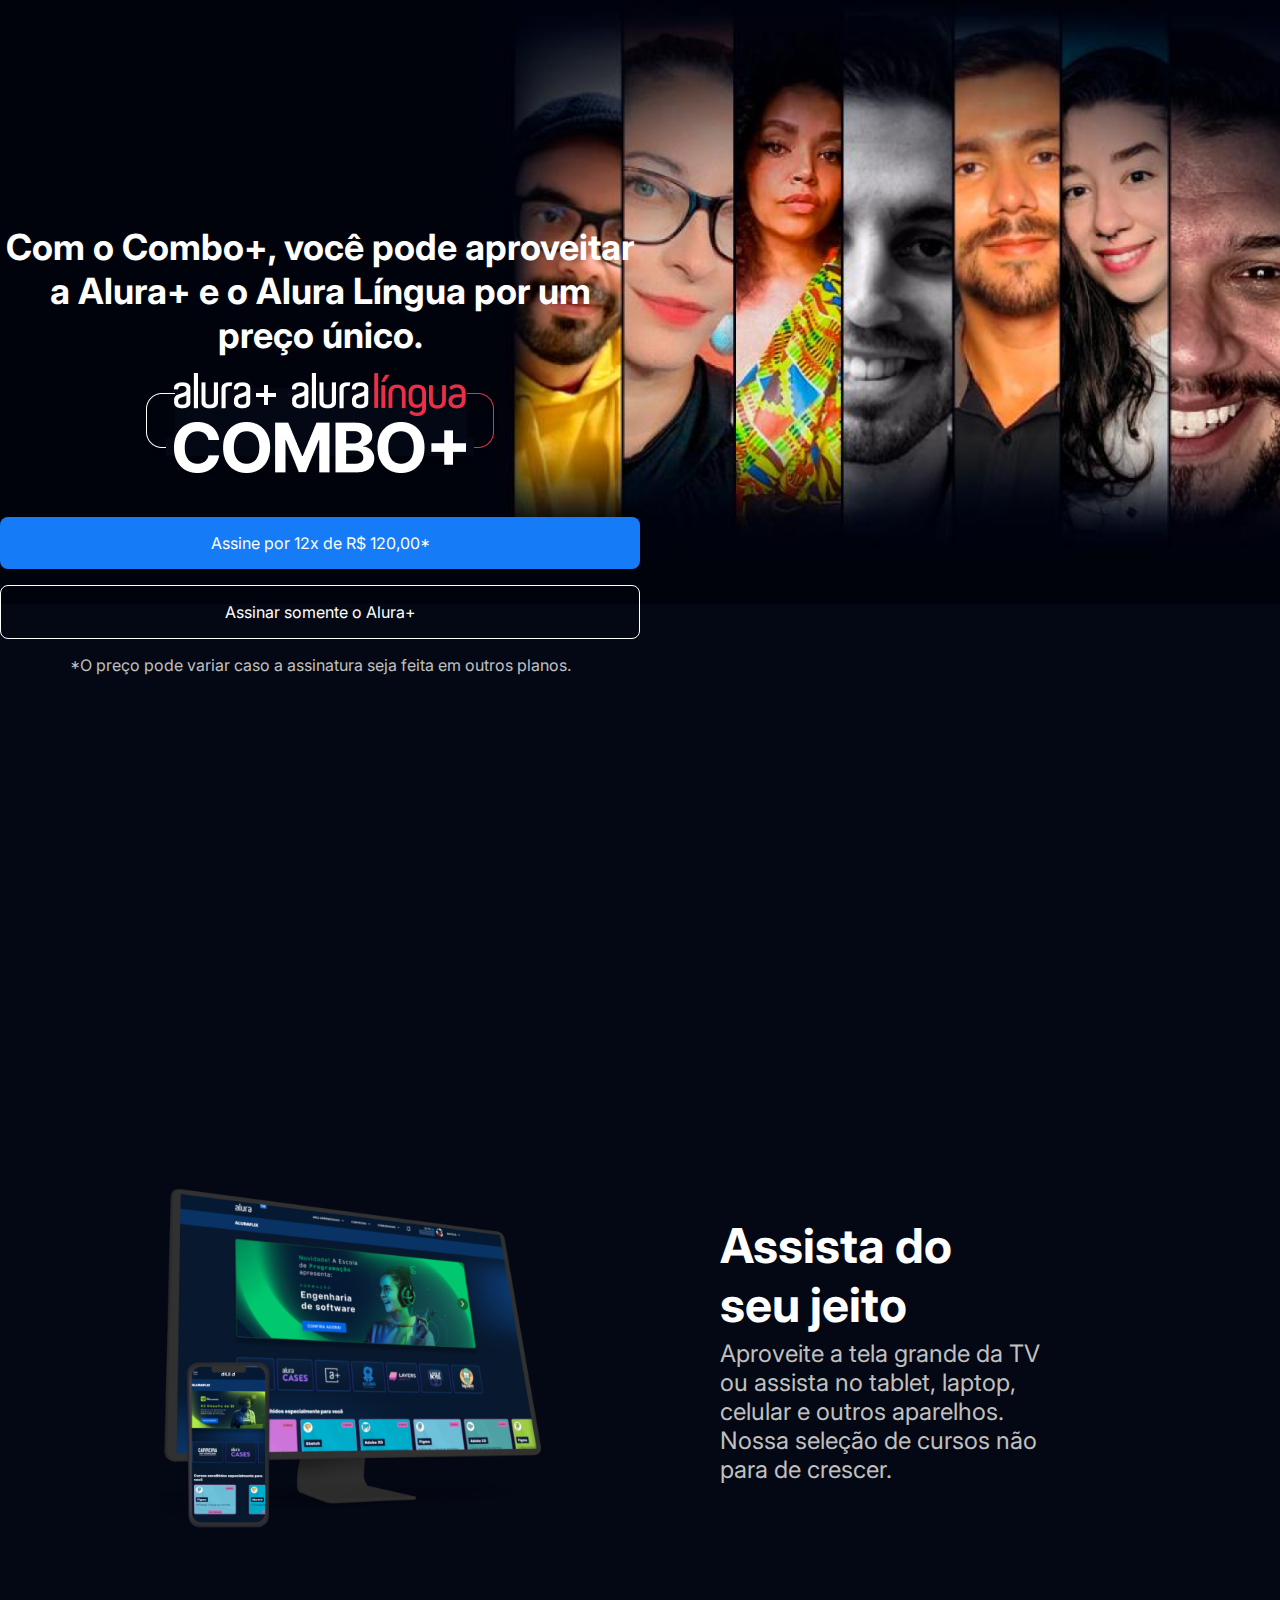
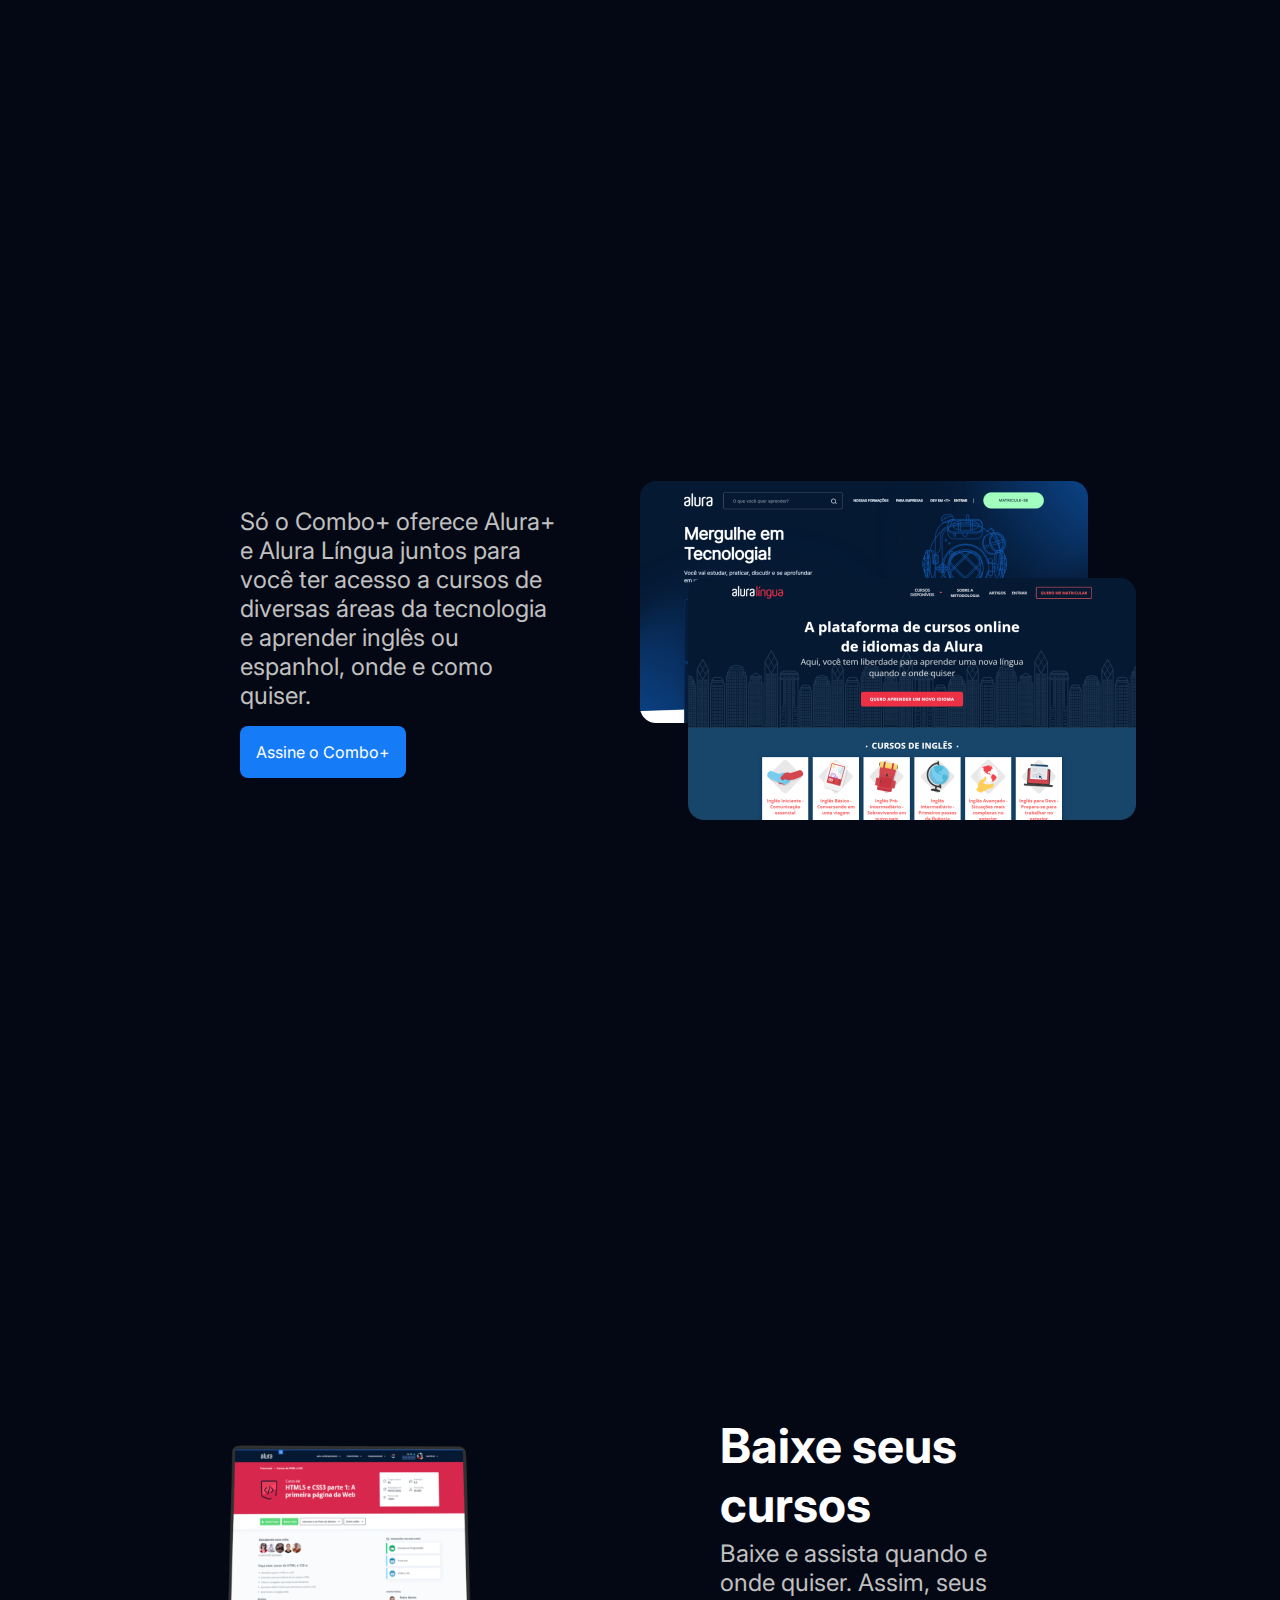
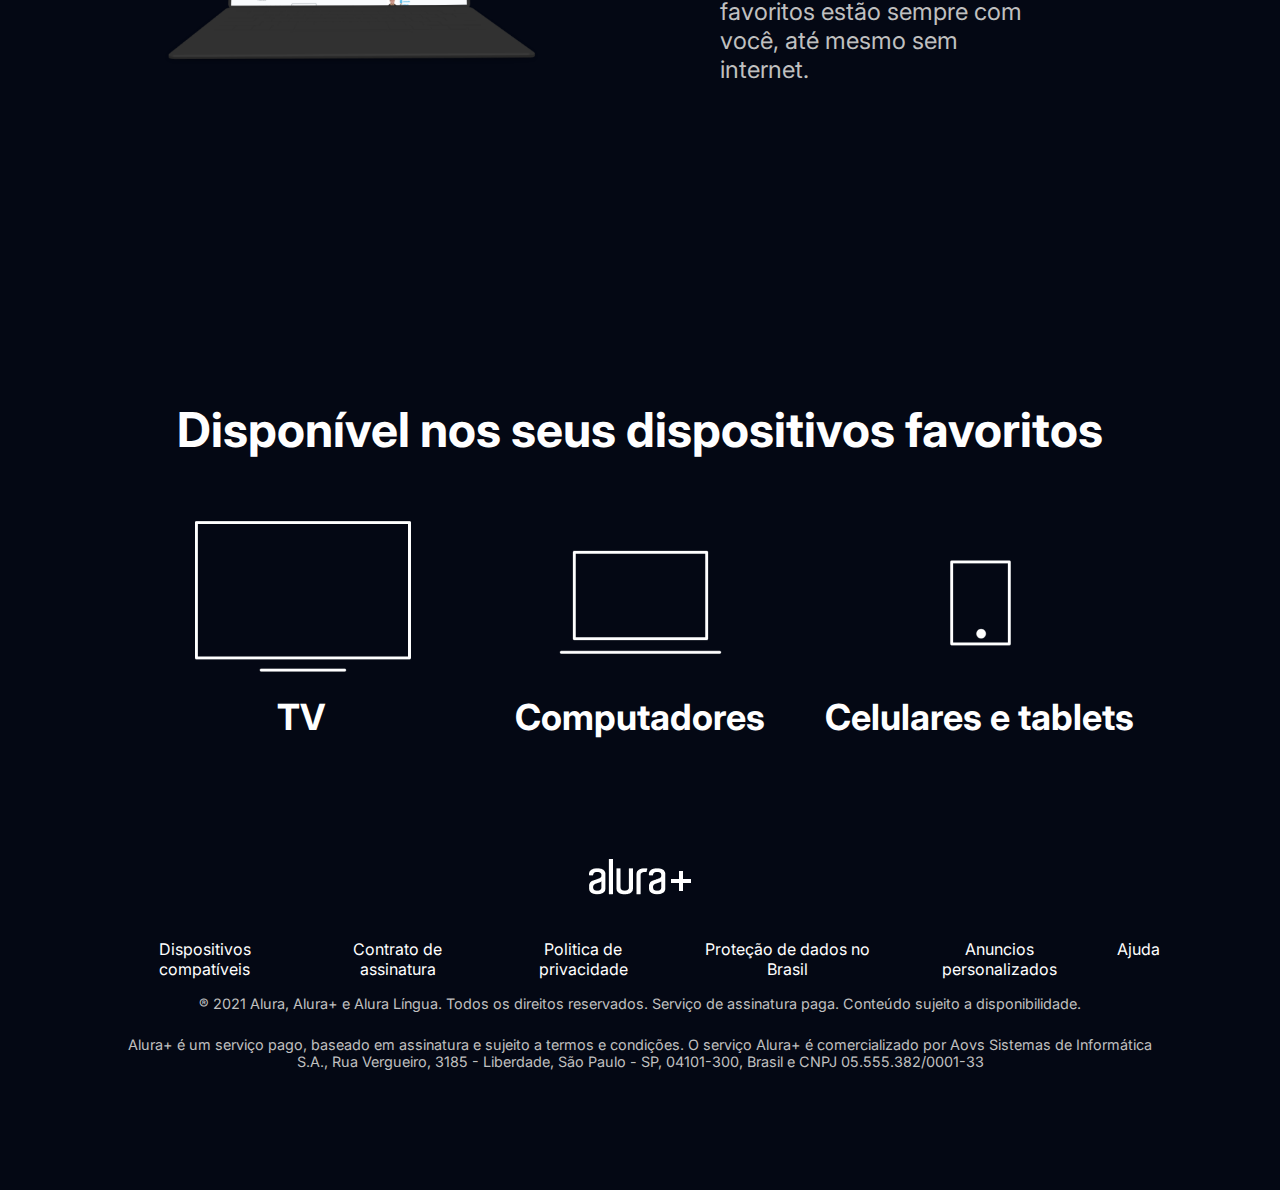
<file: index.html>
<!DOCTYPE html>
<html lang="pt-br">
<head>
    <meta charset="UTF-8">
    <meta name="viewport" content="width=device-width, initial-scale=1.0">
    <link rel="stylesheet" href="style.css">
    <title>Alura+</title>
</head>
<body>
    <section class="container initial_page">
        <div class="cotainer_box">
            <h1 class="title">
                Com o Combo+, você pode aproveitar a Alura+ e o Alura Língua por um preço único.
            </h1>
            <img class="initial_page_image" src="./imagens/Combo.png" alt="imagem do Combo">
            <a class="butons" 
            href="error.html">
                Assine por 12x de R$ 120,00*
            </a>
            <a class="butons secundary_buton" 
            href="error.html">
                Assinar somente o Alura+
            </a>
            <p class="paragraph">
                *O preço pode variar caso a assinatura seja feita em outros planos.
            </p>
        </div>
    </section>
        <section class="container secundario">
            <img class="image_section" src="./imagens/Plataformas.png" alt="um computador e um celular com a pagina inicial da alura na tela">
            <div class="container_text">
                <h2 class="title">Assista do seu jeito</h2>
                <p class="paragraph">Aproveite a tela grande da TV ou assista no tablet, laptop, celular e outros aparelhos. Nossa seleção de cursos não para de crescer.</p>
            </div>
        </section>
        <section class="container secundario">
            <div class="container_text">
                <p class="paragraph">Só o Combo+ oferece Alura+ e Alura Língua juntos para você ter acesso a cursos de diversas áreas da tecnologia e aprender inglês ou espanhol, onde e como quiser.</p>
            <a href="error.html" class="mini butons">Assine o Combo+</a>
            </div>
            <img calss="image_section" src="./imagens/Telas.png" alt="Duas paginas iniciais do site da alura">
        </section>
        <section class="container secundario">
            <img class="image_section" src="./imagens/Notebook.png" alt="notebook com a pagina de um curso dentro da plataforma da alura na tela">
            <div class="container_text">
                <h2 class="title">Baixe seus cursos</h2>
                <p class="paragraph">Baixe e assista quando e onde quiser. Assim, seus favoritos estão sempre com você, até mesmo sem internet.
                </p>
            </div>
        </section>
        <section class="last_page">
            <h2 class="title">Disponível nos seus dispositivos favoritos</h2>
            
            <ul class="dispositivos_lista">
                <li>
                    <img src="./imagens/tv.png" alt="imagem islustrativa de uma tv">
                    <h3 class="title">TV</h3>
                </li>
                <li>
                    <img src="./imagens/computador.png" alt="imagem ilustrativa de um computador">
                    <h3 class="title">Computadores</h3>
                </li>
                <li>
                    <img src="./imagens/celular.png" alt="imagem ilustrativa de um celular">
                    <h3 class="title">Celulares e tablets</h3>
                </li>
            </ul>
        </section>
    <footer class="footer">
        <img class="footer_image" src="./imagens/Logo.png" alt="logo da ALURA+">
        <ul class="footer_links">
            <li>
                <a href="error.html">Dispositivos compatíveis<a></a> 
            </li>
            <li>
                <a href="error.html">Contrato de assinatura</a></li>
            <li>
                <a href="error.html">Politica de privacidade</a></li>
            <li>
                <a href="error.html">Proteção de dados no Brasil</a></li>
            <li>
                <a href="error.html">Anuncios personalizados</a>
            </li>
            <li>
                <a href="error.html">Ajuda</a>
            </li>
        </ul>
        <p class="paragraph">
            ® 2021 Alura, Alura+ e Alura Língua. Todos os direitos reservados. Serviço de assinatura paga. Conteúdo sujeito a disponibilidade.
        </p>
        <p class="paragraph">
            Alura+ é um serviço pago, baseado em assinatura e sujeito a termos e condições. O serviço Alura+ é comercializado por Aovs Sistemas de Informática S.A., Rua Vergueiro, 3185 - Liberdade, São Paulo - SP, 04101-300, Brasil e CNPJ 05.555.382/0001-33
        </p>
    </footer>
</body>
</html>
</file>
<file: style.css>
@import url('https://fonts.googleapis.com/css2?family=Inter:wght@400;700&display=swap');

*{
    margin: 0;
    padding: 0;
}

:root {
    --cor-primaria: #FFFFFF;
    --cor-secundaria: #C0C0C0;
    --cor-terciaria: #f9f9f9; 
    --cor-buttom: #167BF7;
    --cor-fundo: #040814;

    --fonte--geral:'Inter', sans-serif;
    --peso--titulo: 700;  /*bold*/
    --peso--paragrafo: 400;  /*regular*/
}

body {
    background-color: var(--cor-fundo);
    color: var(--cor-primaria);
    font-family: var(--fonte--geral);
    font-weight: 400;
}

a {
    text-decoration: none;
    font-size: 1rem;
    font-family: var(--fonte--geral);
    font-weight: var(--peso--paragrafo);
    color: var(--cor-primaria);
}

.title {
    font-family: var(--fonte--geral);
    font-weight: var(--peso--titulo);
    font-size: 2.25rem;
    color: var(--cor-primaria);
}
.secundario .title {
    font-size: 3rem;
    margin-bottom: 0.1em;
}
.last_page>.title {
    font-size: 3rem;
    margin-bottom: 2.5rem;
}
.dispositivos_lista>.title{
    font-size: 2rem;
    margin-top: 1rem;
}

.paragraph {
    font-family: var(--fonte--geral);
    font-weight: var(--peso--paragrafo);
    font-size: 1.5rem;
    color: var(--cor-secundaria)
}

.initial_page {
    background-image:url(./imagens/Background.png);
    background-repeat: no-repeat;
    background-size: contain;
    text-align: center;
    align-items: center;
}

.container {
    height: 100vh;
    display: grid;
    grid-template-columns: 50% 50%;
}

.butons {
    display: block;
    background-color: var(--cor-buttom);
    border-radius: 0.5rem;
    padding: 1em;
    color: var(--cor-primaria);
    margin-bottom: 1em;
    border: 0;
}
.butons:hover {
    background-color: #0c64d0;
}

.secundary_buton {
    background-color: transparent;
    border: 1px solid var(--cor-primaria);
}
.secundary_buton:hover {
    background-color: rgba(255, 255, 255, 0.172);
}

.initial_page_image {
    margin: 1em 0 2em 0;
}
.initial_page .paragraph {
    font-size: 1rem;
}

.container_box{
    margin: 0 6em;
}

.image_section{
    width: 80%;
}

.secundario {
    align-items: center;
    margin: 0 10em;
}

.mini {
    display: inline-block;
    margin-top: 1rem;
}
.container_text {
    padding: 5rem;
}

.last_page {
    text-align: center;
}

.last_title {
    margin-bottom: 2.5rem;
}
.dispositivos_lista{
    list-style: none;
    display: flex;
    justify-content: center;
}
.footer {
    text-align: center;
    margin-bottom: 3rem;
    margin: 7.5rem;
}

.footer .paragraph {
    font-size: 0.9rem;
    margin-bottom: 1.5rem;
}

.footer_links {
    display: flex;
    list-style: none;
    justify-content: center;
    gap: 2rem;
    margin-bottom: 1em;    
}
.footer_links a:hover {
    color:#d2d2d2;
} 

.footer_image {
    margin-bottom: 2.5rem;  
}
</file>
